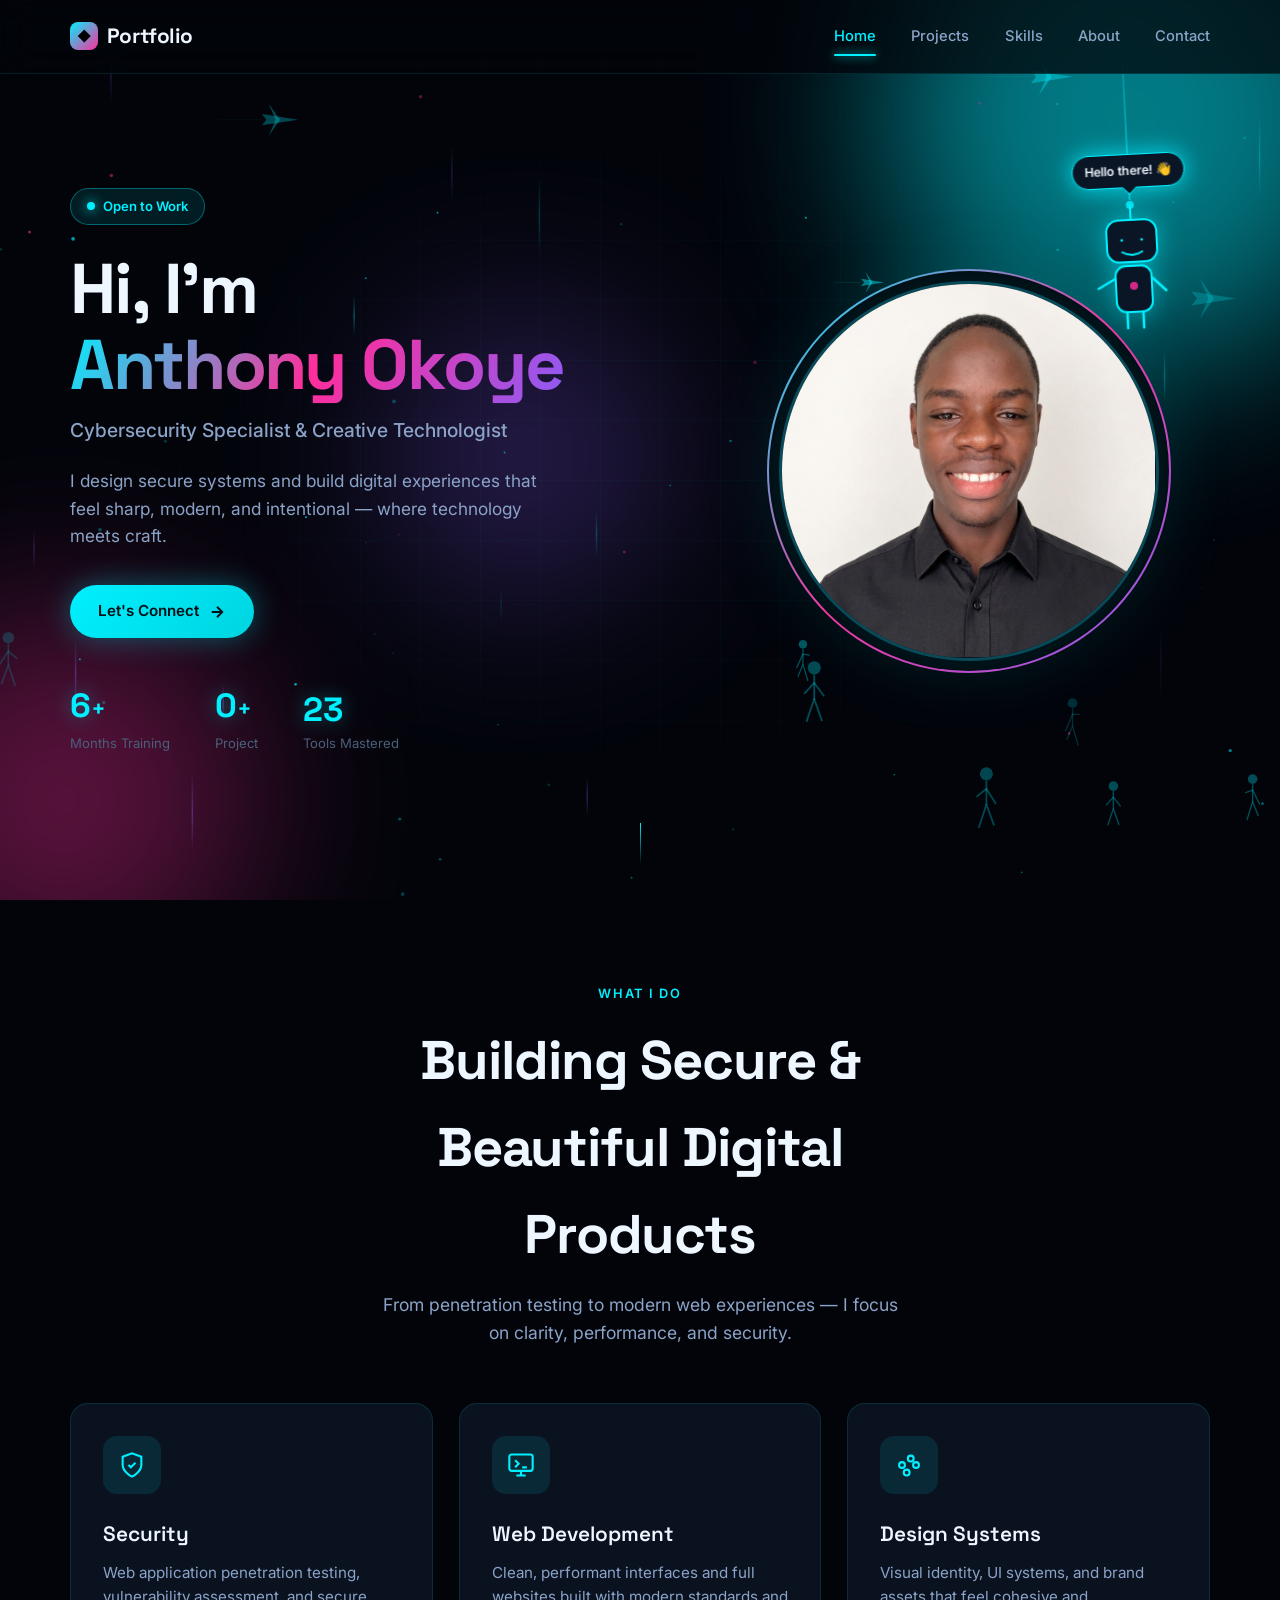
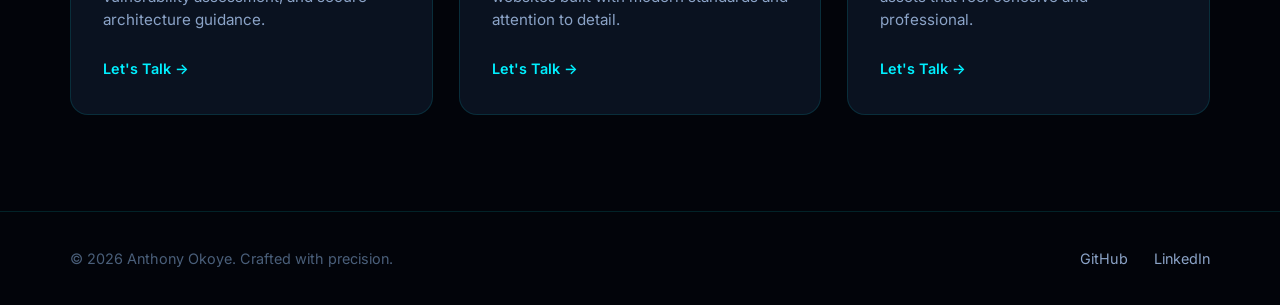
<file: index.html>
<!DOCTYPE html>
<html lang="en">
<head>
  <meta charset="UTF-8" />
  <meta name="viewport" content="width=device-width, initial-scale=1.0" />
  <meta name="description" content="Professional Tech Portfolio – Cybersecurity, Design & Development" />
  <title>Home | Tech Portfolio</title>
  <link rel="stylesheet" href="styles.css" />
  <link rel="preconnect" href="https://fonts.googleapis.com" />
  <link rel="preconnect" href="https://fonts.gstatic.com" crossorigin />
  <link href="https://fonts.googleapis.com/css2?family=Inter:wght@300;400;500;600;700;800&family=Space+Grotesk:wght@500;600;700&display=swap" rel="stylesheet" />
</head>
<body>

  <!-- Hanging welcome buddy -->
  <div class="hang-buddy" aria-hidden="true">
    <div class="hang-string"></div>
    <div class="hang-figure">
      <div class="hang-speech">Hello there! <span>👋</span></div>
      <svg viewBox="0 0 100 140" width="100%" height="100%">
        <line x1="50" y1="5" x2="50" y2="20" stroke="#00f0ff" stroke-width="2"/>
        <circle cx="50" cy="5" r="4" fill="#00f0ff">
          <animate attributeName="opacity" values="1;0.3;1" dur="1.5s" repeatCount="indefinite"/>
        </circle>
        <rect x="25" y="20" width="50" height="42" rx="12" fill="#0a1525" stroke="#00f0ff" stroke-width="2"/>
        <circle cx="40" cy="40" r="4" fill="#00f0ff">
          <animate attributeName="r" values="4;1;4" dur="3s" repeatCount="indefinite"/>
        </circle>
        <circle cx="60" cy="40" r="4" fill="#00f0ff">
          <animate attributeName="r" values="4;1;4" dur="3s" repeatCount="indefinite"/>
        </circle>
        <path d="M40 52 Q50 58 60 52" stroke="#00f0ff" stroke-width="2" fill="none" stroke-linecap="round"/>
        <rect x="32" y="66" width="36" height="46" rx="10" fill="#0a1525" stroke="#00f0ff" stroke-width="2"/>
        <circle cx="50" cy="86" r="4" fill="#ff2d9b">
          <animate attributeName="opacity" values="0.4;1;0.4" dur="2s" repeatCount="indefinite"/>
        </circle>
        <line x1="32" y1="78" x2="18" y2="92" stroke="#00f0ff" stroke-width="2.5" stroke-linecap="round">
          <animateTransform attributeName="transform" type="rotate" values="-10 32 78; 20 32 78; -10 32 78" dur="2.4s" repeatCount="indefinite"/>
        </line>
        <line x1="68" y1="78" x2="82" y2="92" stroke="#00f0ff" stroke-width="2.5" stroke-linecap="round"/>
        <line x1="42" y1="112" x2="42" y2="128" stroke="#00f0ff" stroke-width="2.5" stroke-linecap="round"/>
        <line x1="58" y1="112" x2="58" y2="128" stroke="#00f0ff" stroke-width="2.5" stroke-linecap="round"/>
      </svg>
    </div>
  </div>

  <!-- Header -->
  <header class="header">
    <div class="container nav-container">
      <a href="index.html" class="logo">
        <span class="logo-mark">◆</span>
        Portfolio
      </a>

      <nav class="nav">
        <a href="index.html" class="nav-link active">Home</a>
        <a href="projects.html" class="nav-link">Projects</a>
        <a href="skills.html" class="nav-link">Skills</a>
        <a href="about.html" class="nav-link">About</a>
        <a href="contact.html" class="nav-link">Contact</a>
      </nav>

      <button class="menu-toggle" id="menuToggle" aria-label="Menu">
        <span></span><span></span><span></span>
      </button>
    </div>
  </header>

  <!-- Mobile Menu -->
  <div class="mobile-menu" id="mobileMenu">
    <a href="index.html" class="mobile-link">Home</a>
    <a href="projects.html" class="mobile-link">Projects</a>
    <a href="skills.html" class="mobile-link">Skills</a>
    <a href="about.html" class="mobile-link">About</a>
    <a href="contact.html" class="mobile-link">Contact</a>
  </div>

  <!-- HERO -->
  <section class="hero">
    <div class="hero-bg">
      <div class="grid-overlay"></div>
      <div class="orb orb-1"></div>
      <div class="orb orb-2"></div>
      <div class="orb orb-3"></div>
      <canvas id="cinematicCanvas"></canvas>
    </div>

    <div class="container hero-content">
      <div class="hero-text">
        <div class="badge">
          <span class="badge-dot"></span>
          Open to Work
        </div>

        <h1 class="hero-title">
          Hi, I'm<br>
          <span>Anthony Okoye</span>
        </h1>

        <p class="hero-role">Cybersecurity Specialist & Creative Technologist</p>

        <p class="hero-desc">
          I design secure systems and build digital experiences that feel sharp, modern, and intentional — where technology meets craft.
        </p>

        <div class="hero-actions">
          <a href="contact.html" class="btn btn-primary">
          Let's Connect
          <svg width="18" height="18" viewBox="0 0 24 24" fill="none" stroke="currentColor" stroke-width="2.5"><path d="M5 12h14M12 5l7 7-7 7"/></svg>
          </a>
        </div>

        <div class="hero-stats">
          <div class="stat">
            <span class="stat-number" data-count="7">0</span><span class="stat-plus">+</span>
            <span class="stat-label">Months Training</span>
          </div>
          <div class="stat">
            <span class="stat-number" data-count="1">0</span><span class="stat-plus">+</span>
            <span class="stat-label">Project</span>
          </div>
          <div class="stat">
            <span class="stat-number" data-count="24">0</span>
            <span class="stat-label">Tools Mastered</span>
          </div>
        </div>
      </div>

      <div class="hero-visual">
        <div class="avatar-wrap">
          <div class="avatar-glow"></div>
          <div class="avatar-ring"></div>
          <div class="avatar">
            <img src="me.jpg" alt="Anthony Okoye" />
          </div>
        </div>
      </div>
    </div>

    <div class="scroll-hint">
      <div class="scroll-line"></div>
    </div>
  </section>

  <!-- Quick intro section -->
  <section class="section">
    <div class="container">
      <div class="section-header">
        <span class="page-tag reveal">What I Do</span>
        <h2 class="page-title reveal">Building Secure & Beautiful Digital Products</h2>
        <p class="page-desc reveal" style="margin-inline:auto;text-align:center">
          From penetration testing to modern web experiences — I focus on clarity, performance, and security.
        </p>
      </div>

      <div class="projects-grid">
        <article class="project-card reveal">
          <div class="project-icon">
            <svg width="28" height="28" viewBox="0 0 24 24" fill="none" stroke="currentColor" stroke-width="1.8"><path d="M12 22s8-4 8-10V5l-8-3-8 3v7c0 6 8 10 8 10z"/><path d="M9 12l2 2 4-4"/></svg>
          </div>
          <h3>Security</h3>
          <p>Web application penetration testing, vulnerability assessment, and secure architecture guidance.</p>
          <a href="contact.html" class="project-link">Let's Talk →</a>        </article>

        <article class="project-card reveal">
          <div class="project-icon">
            <svg width="28" height="28" viewBox="0 0 24 24" fill="none" stroke="currentColor" stroke-width="1.8"><rect x="2" y="3" width="20" height="14" rx="2"/><path d="M8 21h8M12 17v4"/><path d="M7 8l3 3-3 3M13 14h4"/></svg>
          </div>
          <h3>Web Development</h3>
          <p>Clean, performant interfaces and full websites built with modern standards and attention to detail.</p>
          <a href="contact.html" class="project-link">Let's Talk →</a>
        </article>

        <article class="project-card reveal">
          <div class="project-icon">
            <svg width="28" height="28" viewBox="0 0 24 24" fill="none" stroke="currentColor" stroke-width="1.8"><circle cx="13.5" cy="6.5" r="2.5"/><circle cx="6" cy="12" r="2.5"/><circle cx="18" cy="12" r="2.5"/><circle cx="10" cy="18.5" r="2.5"/></svg>
          </div>
          <h3>Design Systems</h3>
          <p>Visual identity, UI systems, and brand assets that feel cohesive and professional.</p>
          <a href="contact.html" class="project-link">Let's Talk →</a>
        </article>
      </div>
    </div>
  </section>

  <!-- Footer -->
  <footer class="footer">
    <div class="container footer-content">
      <p>© <span id="year"></span> Anthony Okoye. Crafted with precision.</p>
      <div class="footer-links">
        <a href="https://github.com/tonyugochukwu/security-writeups">GitHub</a>
        <a href="https://linkedin.com/in/anthony-okoye-148146423">LinkedIn</a>
      </div>
    </div>
  </footer>

  <script src="script.js"></script>
</body>
</html>
</file>
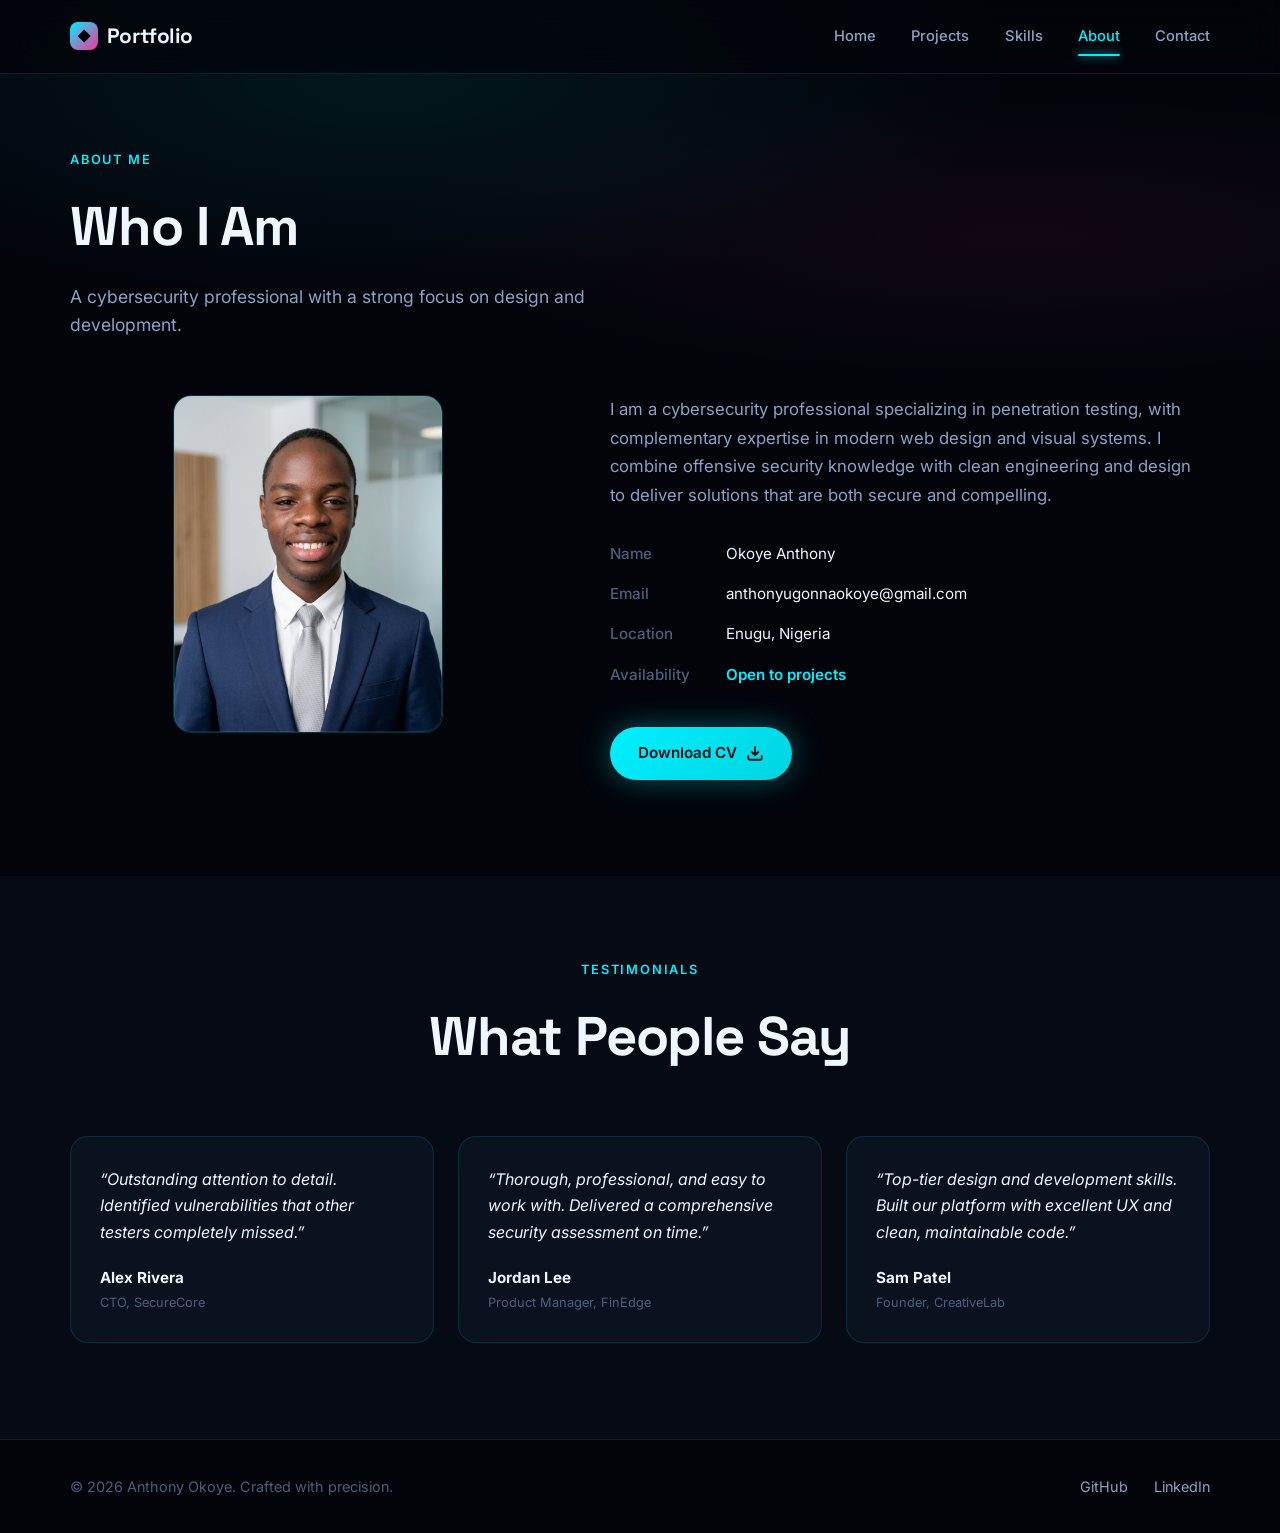
<file: about.html>
<!DOCTYPE html>
<html lang="en">
<head>
  <meta charset="UTF-8" />
  <meta name="viewport" content="width=device-width, initial-scale=1.0" />
  <title>About | Tech Portfolio</title>
  <link rel="stylesheet" href="styles.css" />
  <link rel="preconnect" href="https://fonts.googleapis.com" />
  <link rel="preconnect" href="https://fonts.gstatic.com" crossorigin />
  <link href="https://fonts.googleapis.com/css2?family=Inter:wght@300;400;500;600;700;800&family=Space+Grotesk:wght@500;600;700&display=swap" rel="stylesheet" />
</head>
<body>
  <header class="header">
    <div class="container nav-container">
      <a href="index.html" class="logo">
        <span class="logo-mark">◆</span>
        Portfolio
      </a>
      <nav class="nav">
        <a href="index.html" class="nav-link">Home</a>
        <a href="projects.html" class="nav-link">Projects</a>
        <a href="skills.html" class="nav-link">Skills</a>
        <a href="about.html" class="nav-link active">About</a>
        <a href="contact.html" class="nav-link">Contact</a>
      </nav>
      <button class="menu-toggle" id="menuToggle" aria-label="Menu">
        <span></span><span></span><span></span>
      </button>
    </div>
  </header>

  <div class="mobile-menu" id="mobileMenu">
    <a href="index.html" class="mobile-link">Home</a>
    <a href="projects.html" class="mobile-link">Projects</a>
    <a href="skills.html" class="mobile-link">Skills</a>
    <a href="about.html" class="mobile-link">About</a>
    <a href="contact.html" class="mobile-link">Contact</a>
  </div>

  <section class="page-hero">
    <div class="container">
      <span class="page-tag reveal">About Me</span>
      <h1 class="page-title reveal">Who I Am</h1>
      <p class="page-desc reveal">A cybersecurity professional with a strong focus on design and development.</p>
    </div>
  </section>

  <section class="section" style="padding-top:0">
    <div class="container about-grid">
      
      <!-- IMAGE: Centered with object-position -->
      <div class="about-img-frame reveal">
        <img src="me2.jpg" alt="Okoye Anthony" style="width: 100%; height: 100%; object-fit: cover; object-position: center top; display: block;" />
      </div>

      <div class="about-content">
        <p class="about-text reveal">
          I am a cybersecurity professional specializing in penetration testing, 
          with complementary expertise in modern web design and visual systems. 
          I combine offensive security knowledge with clean engineering and design 
          to deliver solutions that are both secure and compelling.
        </p>

        <ul class="about-meta reveal">
          <li><strong>Name</strong> <span>Okoye Anthony</span></li>
          <li><strong>Email</strong> <span>anthonyugonnaokoye@gmail.com</span></li>
          <li><strong>Location</strong> <span>Enugu, Nigeria</span></li>
          <li><strong>Availability</strong> <span class="available">Open to projects</span></li>
        </ul>

        <a href="Okoye_Anthony_Ugonna_CV.pdf" download class="btn btn-primary reveal">
          Download CV
          <svg width="18" height="18" viewBox="0 0 24 24" fill="none" stroke="currentColor" stroke-width="2.5"><path d="M21 15v4a2 2 0 0 1-2 2H5a2 2 0 0 1-2-2v-4M7 10l5 5 5-5M12 15V3"/></svg>
        </a>
      </div>
    </div>
  </section>

  <!-- Testimonials -->
  <section class="section" style="background: var(--bg-2);">
    <div class="container">
      <div class="section-header">
        <span class="page-tag reveal">Testimonials</span>
        <h2 class="page-title reveal">What People Say</h2>
      </div>

      <div class="testimonials-grid">
        <blockquote class="testimonial-card reveal">
          <p>“Outstanding attention to detail. Identified vulnerabilities that other testers completely missed.”</p>
          <footer>
            <strong>Alex Rivera</strong>
            <span>CTO, SecureCore</span>
          </footer>
        </blockquote>

        <blockquote class="testimonial-card reveal">
          <p>“Thorough, professional, and easy to work with. Delivered a comprehensive security assessment on time.”</p>
          <footer>
            <strong>Jordan Lee</strong>
            <span>Product Manager, FinEdge</span>
          </footer>
        </blockquote>

        <blockquote class="testimonial-card reveal">
          <p>“Top-tier design and development skills. Built our platform with excellent UX and clean, maintainable code.”</p>
          <footer>
            <strong>Sam Patel</strong>
            <span>Founder, CreativeLab</span>
          </footer>
        </blockquote>
      </div>
    </div>
  </section>

  <footer class="footer">
    <div class="container footer-content">
      <p>© <span id="year"></span> Anthony Okoye. Crafted with precision.</p>
      <div class="footer-links">
        <a href="https://github.com/tonyugochukwu/security-writeups" target="_blank" rel="noopener">GitHub</a>
        <a href="https://www.linkedin.com/in/anthony-okoye-148146423" target="_blank" rel="noopener">LinkedIn</a>
      </div>
    </div>
  </footer>

  <script src="script.js"></script>
</body>
</html>
</file>
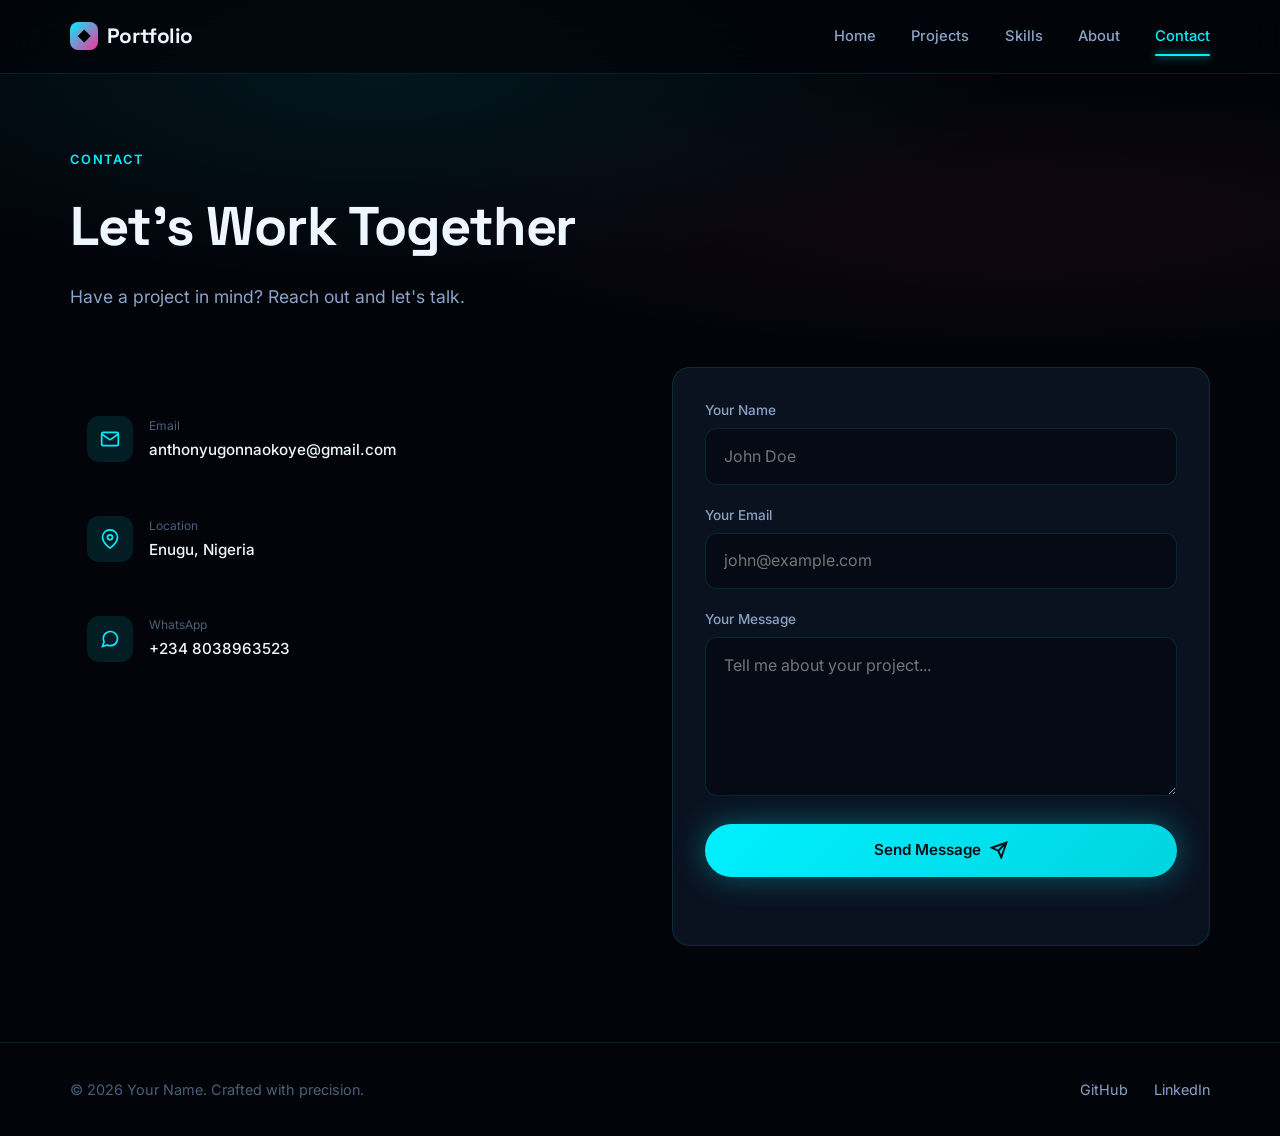
<file: contact.html>
<!DOCTYPE html>
<html lang="en">
<head>
  <meta charset="UTF-8" />
  <meta name="viewport" content="width=device-width, initial-scale=1.0" />
  <title>Contact | Tech Portfolio</title>
  <link rel="stylesheet" href="styles.css" />
  <link rel="preconnect" href="https://fonts.googleapis.com" />
  <link rel="preconnect" href="https://fonts.gstatic.com" crossorigin />
  <link href="https://fonts.googleapis.com/css2?family=Inter:wght@300;400;500;600;700;800&family=Space+Grotesk:wght@500;600;700&display=swap" rel="stylesheet" />
</head>
<body>
  <header class="header">
    <div class="container nav-container">
      <a href="index.html" class="logo">
        <span class="logo-mark">◆</span>
        Portfolio
      </a>
      <nav class="nav">
        <a href="index.html" class="nav-link">Home</a>
        <a href="projects.html" class="nav-link">Projects</a>
        <a href="skills.html" class="nav-link">Skills</a>
        <a href="about.html" class="nav-link">About</a>
        <a href="contact.html" class="nav-link active">Contact</a>
      </nav>
      <button class="menu-toggle" id="menuToggle" aria-label="Menu">
        <span></span><span></span><span></span>
      </button>
    </div>
  </header>

  <div class="mobile-menu" id="mobileMenu">
    <a href="index.html" class="mobile-link">Home</a>
    <a href="projects.html" class="mobile-link">Projects</a>
    <a href="skills.html" class="mobile-link">Skills</a>
    <a href="about.html" class="mobile-link">About</a>
    <a href="contact.html" class="mobile-link">Contact</a>
  </div>

  <section class="page-hero">
    <div class="container">
      <span class="page-tag reveal">Contact</span>
      <h1 class="page-title reveal">Let's Work Together</h1>
      <p class="page-desc reveal">Have a project in mind? Reach out and let's talk.</p>
    </div>
  </section>

  <section class="section" style="padding-top:0">
    <div class="container contact-grid">
      <div class="contact-info">
        <div class="contact-details reveal">
          
          <a href="mailto:anthonyugonnaokoye@gmail.com" class="contact-item">
            <div class="contact-icon">
              <svg width="20" height="20" viewBox="0 0 24 24" fill="none" stroke="currentColor" stroke-width="2"><path d="M4 4h16c1.1 0 2 .9 2 2v12c0 1.1-.9 2-2 2H4c-1.1 0-2-.9-2-2V6c0-1.1.9-2 2-2z"/><polyline points="22,6 12,13 2,6"/></svg>
            </div>
            <div>
              <span class="contact-label">Email</span>
              <span class="contact-value">anthonyugonnaokoye@gmail.com</span>
            </div>
          </a>

          <div class="contact-item">
            <div class="contact-icon">
              <svg width="20" height="20" viewBox="0 0 24 24" fill="none" stroke="currentColor" stroke-width="2"><path d="M21 10c0 7-9 13-9 13s-9-6-9-13a9 9 0 0 1 18 0z"/><circle cx="12" cy="10" r="3"/></svg>
            </div>
            <div>
              <span class="contact-label">Location</span>
              <span class="contact-value">Enugu, Nigeria</span>
            </div>
          </div>

          <a href="https://wa.me/2348038963523" target="_blank" rel="noopener" class="contact-item">
            <div class="contact-icon">
              <svg width="20" height="20" viewBox="0 0 24 24" fill="none" stroke="currentColor" stroke-width="2"><path d="M21 11.5a8.38 8.38 0 0 1-.9 3.8 8.5 8.5 0 0 1-7.6 4.7 8.38 8.38 0 0 1-3.8-.9L3 21l1.9-5.7a8.38 8.38 0 0 1-.9-3.8 8.5 8.5 0 0 1 4.7-7.6 8.38 8.38 0 0 1 3.8-.9h.5a8.48 8.48 0 0 1 8 8v.5z"/></svg>
            </div>
            <div>
              <span class="contact-label">WhatsApp</span>
              <span class="contact-value">+234 8038963523</span>
            </div>
          </a>

        </div>
      </div>

      <!-- FORM UPDATED HERE -->
      <form class="contact-form reveal" id="contactForm" action="https://formspree.io/f/xzeebkvy" method="POST">
        <div class="form-group">
          <label for="name">Your Name</label>
          <input type="text" id="name" name="name" required placeholder="John Doe" />
        </div>
        <div class="form-group">
          <label for="email">Your Email</label>
          <input type="email" id="email" name="email" required placeholder="john@example.com" />
        </div>
        <div class="form-group">
          <label for="message">Your Message</label>
          <textarea id="message" name="message" rows="5" required placeholder="Tell me about your project..."></textarea>
        </div>
        <button type="submit" class="btn btn-primary btn-full">
          Send Message
          <svg width="18" height="18" viewBox="0 0 24 24" fill="none" stroke="currentColor" stroke-width="2.5"><path d="M22 2L11 13M22 2l-7 20-4-9-9-4 20-7z"/></svg>
        </button>
        <div class="form-status" id="formStatus"></div>
      </form>
    </div>
  </section>

  <footer class="footer">
    <div class="container footer-content">
      <p>© <span id="year"></span> Your Name. Crafted with precision.</p>
      <div class="footer-links">
        <a href="https://github.com/tonyugochukwu/security-writeups">GitHub</a>
        <a href="https://linkedin.com/in/anthony-okoye-148146423">LinkedIn</a>
      </div>
    </div>
  </footer>

  <script src="script.js"></script>
</body>
</html>
</file>
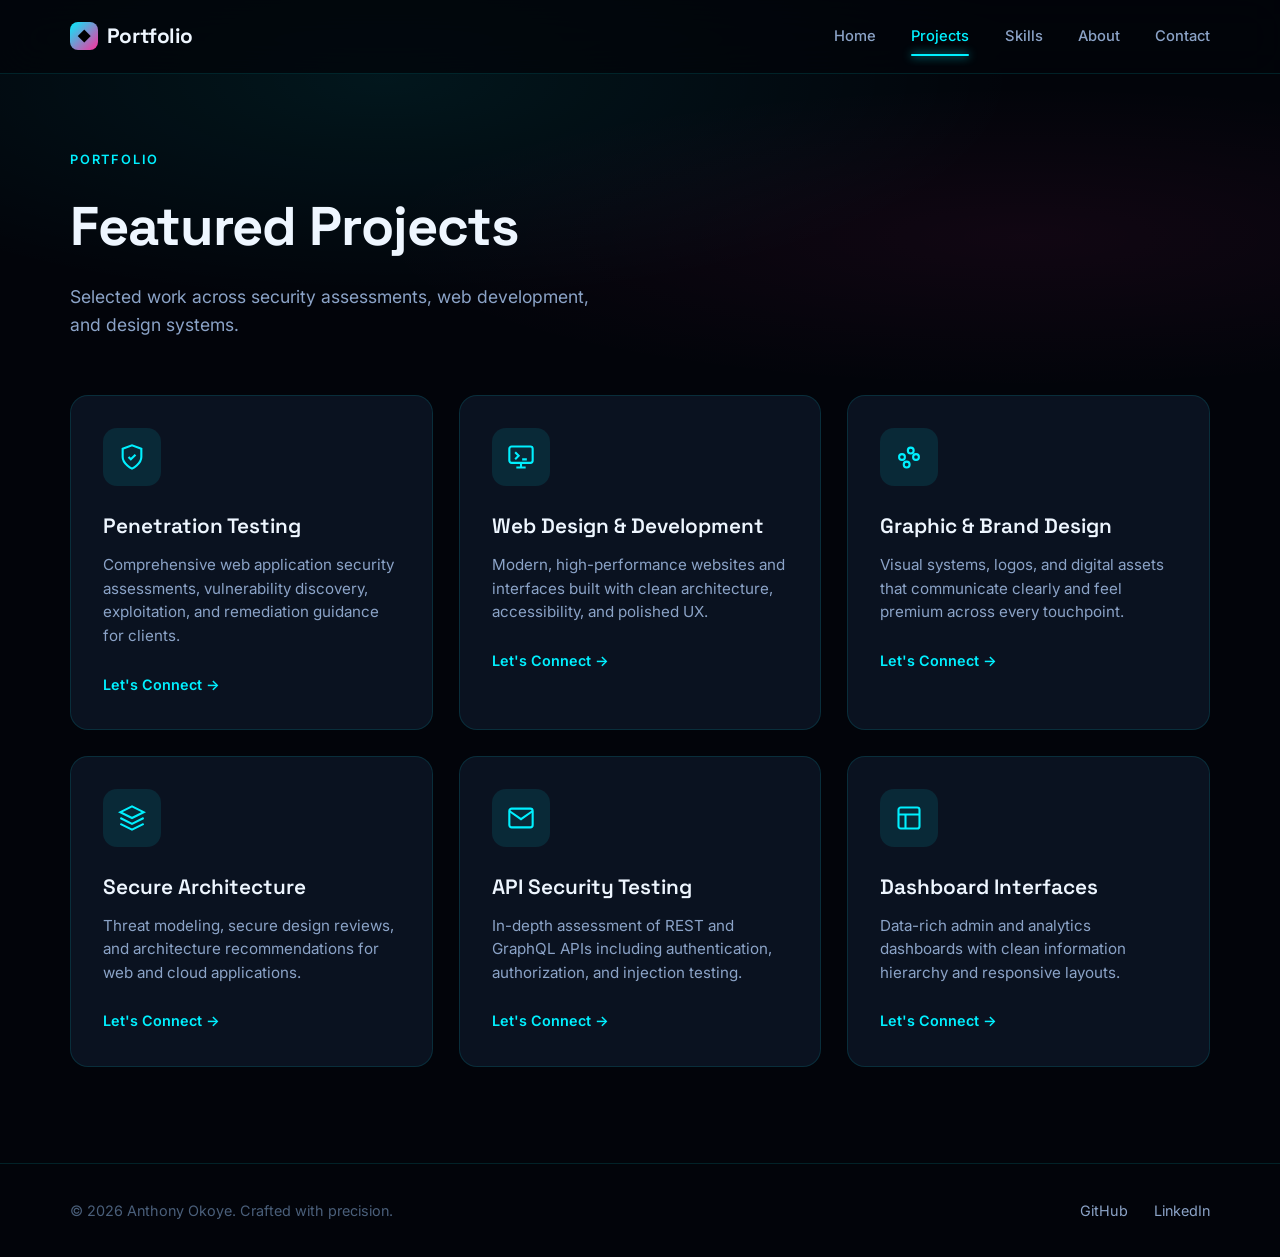
<file: projects.html>
<!DOCTYPE html>
<html lang="en">
<head>
  <meta charset="UTF-8" />
  <meta name="viewport" content="width=device-width, initial-scale=1.0" />
  <title>Projects | Tech Portfolio</title>
  <link rel="stylesheet" href="styles.css" />
  <link rel="preconnect" href="https://fonts.googleapis.com" />
  <link rel="preconnect" href="https://fonts.gstatic.com" crossorigin />
  <link href="https://fonts.googleapis.com/css2?family=Inter:wght@300;400;500;600;700;800&family=Space+Grotesk:wght@500;600;700&display=swap" rel="stylesheet" />
</head>
<body>
  <header class="header">
    <div class="container nav-container">
      <a href="index.html" class="logo">
        <span class="logo-mark">◆</span>
        Portfolio
      </a>
      <nav class="nav">
        <a href="index.html" class="nav-link">Home</a>
        <a href="projects.html" class="nav-link active">Projects</a>
        <a href="skills.html" class="nav-link">Skills</a>
        <a href="about.html" class="nav-link">About</a>
        <a href="contact.html" class="nav-link">Contact</a>
      </nav>
      <button class="menu-toggle" id="menuToggle" aria-label="Menu">
        <span></span><span></span><span></span>
      </button>
    </div>
  </header>

  <div class="mobile-menu" id="mobileMenu">
    <a href="index.html" class="mobile-link">Home</a>
    <a href="projects.html" class="mobile-link">Projects</a>
    <a href="skills.html" class="mobile-link">Skills</a>
    <a href="about.html" class="mobile-link">About</a>
    <a href="contact.html" class="mobile-link">Contact</a>
  </div>

  <section class="page-hero">
    <div class="container">
      <span class="page-tag reveal">Portfolio</span>
      <h1 class="page-title reveal">Featured Projects</h1>
      <p class="page-desc reveal">Selected work across security assessments, web development, and design systems.</p>
    </div>
  </section>

  <section class="section" style="padding-top:0">
    <div class="container">
      <div class="projects-grid">
        <article class="project-card reveal">
          <div class="project-icon">
            <svg width="28" height="28" viewBox="0 0 24 24" fill="none" stroke="currentColor" stroke-width="1.8"><path d="M12 22s8-4 8-10V5l-8-3-8 3v7c0 6 8 10 8 10z"/><path d="M9 12l2 2 4-4"/></svg>
          </div>
          <h3>Penetration Testing</h3>
          <p>Comprehensive web application security assessments, vulnerability discovery, exploitation, and remediation guidance for clients.</p>
          <a href="contact.html" class="project-link">Let's Connect →</a>
        </article>

        <article class="project-card reveal">
          <div class="project-icon">
            <svg width="28" height="28" viewBox="0 0 24 24" fill="none" stroke="currentColor" stroke-width="1.8"><rect x="2" y="3" width="20" height="14" rx="2"/><path d="M8 21h8M12 17v4"/><path d="M7 8l3 3-3 3M13 14h4"/></svg>
          </div>
          <h3>Web Design & Development</h3>
          <p>Modern, high-performance websites and interfaces built with clean architecture, accessibility, and polished UX.</p>
          <a href="contact.html" class="project-link">Let's Connect →</a>
        </article>

        <article class="project-card reveal">
          <div class="project-icon">
            <svg width="28" height="28" viewBox="0 0 24 24" fill="none" stroke="currentColor" stroke-width="1.8"><circle cx="13.5" cy="6.5" r="2.5"/><circle cx="6" cy="12" r="2.5"/><circle cx="18" cy="12" r="2.5"/><circle cx="10" cy="18.5" r="2.5"/></svg>
          </div>
          <h3>Graphic & Brand Design</h3>
          <p>Visual systems, logos, and digital assets that communicate clearly and feel premium across every touchpoint.</p>
          <a href="contact.html" class="project-link">Let's Connect →</a>
        </article>

        <article class="project-card reveal">
          <div class="project-icon">
            <svg width="28" height="28" viewBox="0 0 24 24" fill="none" stroke="currentColor" stroke-width="1.8"><path d="M12 2L2 7l10 5 10-5-10-5z"/><path d="M2 17l10 5 10-5M2 12l10 5 10-5"/></svg>
          </div>
          <h3>Secure Architecture</h3>
          <p>Threat modeling, secure design reviews, and architecture recommendations for web and cloud applications.</p>
          <a href="contact.html" class="project-link">Let's Connect →</a>
        </article>

        <article class="project-card reveal">
          <div class="project-icon">
            <svg width="28" height="28" viewBox="0 0 24 24" fill="none" stroke="currentColor" stroke-width="1.8"><path d="M4 4h16c1.1 0 2 .9 2 2v12c0 1.1-.9 2-2 2H4c-1.1 0-2-.9-2-2V6c0-1.1.9-2 2-2z"/><polyline points="22,6 12,13 2,6"/></svg>
          </div>
          <h3>API Security Testing</h3>
          <p>In-depth assessment of REST and GraphQL APIs including authentication, authorization, and injection testing.</p>
          <a href="contact.html" class="project-link">Let's Connect →</a>
        </article>

        <article class="project-card reveal">
          <div class="project-icon">
            <svg width="28" height="28" viewBox="0 0 24 24" fill="none" stroke="currentColor" stroke-width="1.8"><rect x="3" y="3" width="18" height="18" rx="2"/><path d="M3 9h18M9 21V9"/></svg>
          </div>
          <h3>Dashboard Interfaces</h3>
          <p>Data-rich admin and analytics dashboards with clean information hierarchy and responsive layouts.</p>
          <a href="contact.html" class="project-link">Let's Connect →</a>
        </article>
      </div>
    </div>
  </section>

  <footer class="footer">
    <div class="container footer-content">
      <p>© <span id="year"></span> Anthony Okoye. Crafted with precision.</p>
      <div class="footer-links">
        <a href="https://github.com/tonyugochukwu/security-writeups" target="_blank" rel="noopener">GitHub</a>
        <a href="https://www.linkedin.com/in/anthony-okoye-148146423" target="_blank" rel="noopener">LinkedIn</a>
      </div>
    </div>
  </footer>

  <script src="script.js"></script>
</body>
</html>
</file>
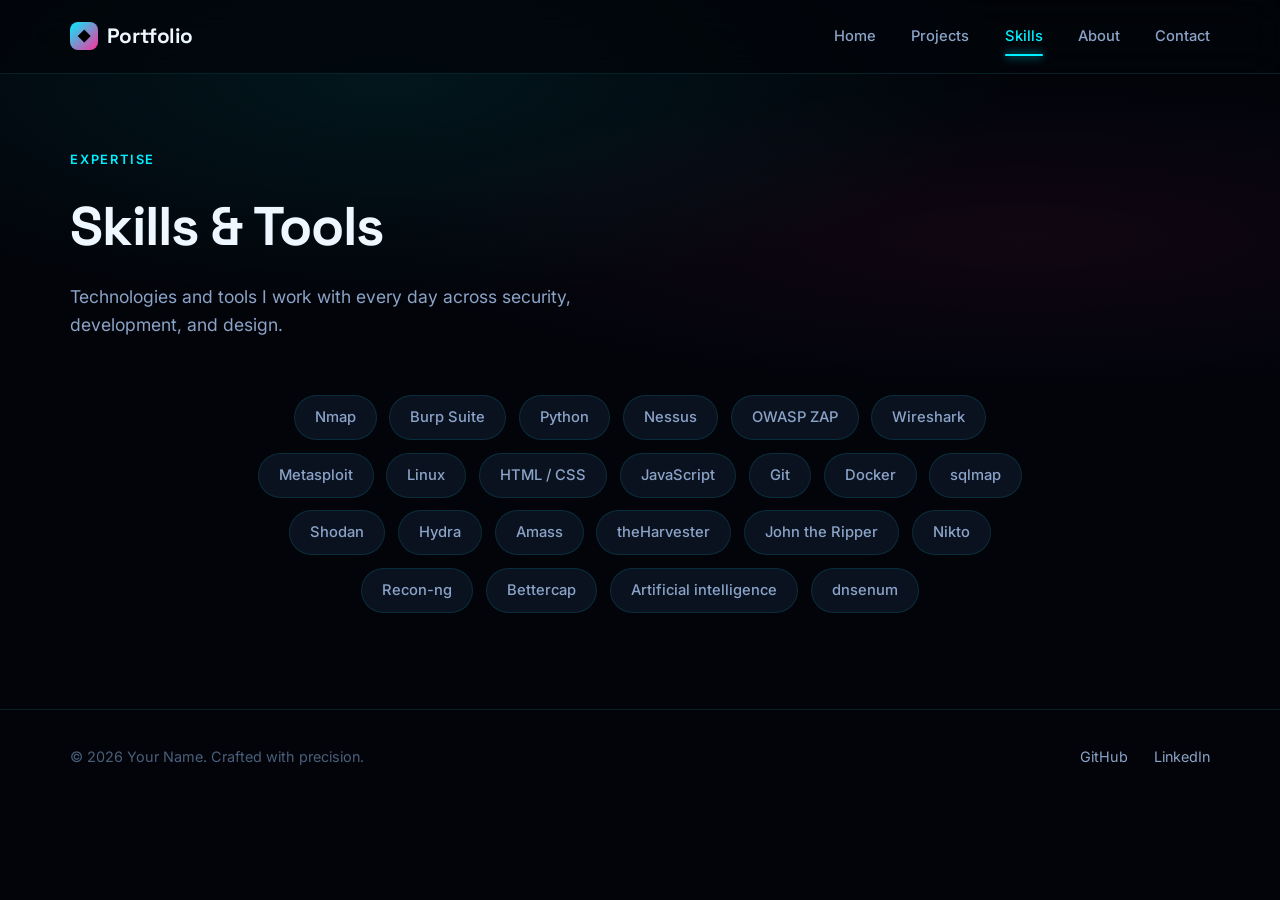
<file: skills.html>
<!DOCTYPE html>
<html lang="en">
<head>
  <meta charset="UTF-8" />
  <meta name="viewport" content="width=device-width, initial-scale=1.0" />
  <title>Skills | Tech Portfolio</title>
  <link rel="stylesheet" href="styles.css" />
  <link rel="preconnect" href="https://fonts.googleapis.com" />
  <link rel="preconnect" href="https://fonts.gstatic.com" crossorigin />
  <link href="https://fonts.googleapis.com/css2?family=Inter:wght@300;400;500;600;700;800&family=Space+Grotesk:wght@500;600;700&display=swap" rel="stylesheet" />
</head>
<body>
  <header class="header">
    <div class="container nav-container">
      <a href="index.html" class="logo">
        <span class="logo-mark">◆</span>
        Portfolio
      </a>
      <nav class="nav">
        <a href="index.html" class="nav-link">Home</a>
        <a href="projects.html" class="nav-link">Projects</a>
        <a href="skills.html" class="nav-link active">Skills</a>
        <a href="about.html" class="nav-link">About</a>
        <a href="contact.html" class="nav-link">Contact</a>
      </nav>
      <button class="menu-toggle" id="menuToggle" aria-label="Menu">
        <span></span><span></span><span></span>
      </button>
    </div>
  </header>

  <div class="mobile-menu" id="mobileMenu">
    <a href="index.html" class="mobile-link">Home</a>
    <a href="projects.html" class="mobile-link">Projects</a>
    <a href="skills.html" class="mobile-link">Skills</a>
    <a href="about.html" class="mobile-link">About</a>
    <a href="contact.html" class="mobile-link">Contact</a>
  </div>

  <section class="page-hero">
    <div class="container">
      <span class="page-tag reveal">Expertise</span>
      <h1 class="page-title reveal">Skills & Tools</h1>
      <p class="page-desc reveal">Technologies and tools I work with every day across security, development, and design.</p>
    </div>
  </section>

  <section class="section" style="padding-top:0">
    <div class="container">
      <div class="skills-cloud reveal">
        <span class="skill-tag">Nmap</span>
        <span class="skill-tag">Burp Suite</span>
        <span class="skill-tag">Python</span>
        <span class="skill-tag">Nessus</span>
        <span class="skill-tag">OWASP ZAP</span>
        <span class="skill-tag">Wireshark</span>
        <span class="skill-tag">Metasploit</span>
        <span class="skill-tag">Linux</span>
        <span class="skill-tag">HTML / CSS</span>
        <span class="skill-tag">JavaScript</span>
        <span class="skill-tag">Git</span>
        <span class="skill-tag">Docker</span>
        <span class="skill-tag">sqlmap</span>
        <span class="skill-tag">Shodan</span>
        <span class="skill-tag">Hydra</span>
        <span class="skill-tag">Amass</span>
        <span class="skill-tag">theHarvester</span>
        <span class="skill-tag">John the Ripper</span>
        <span class="skill-tag">Nikto</span>
        <span class="skill-tag">Recon-ng</span>
        <span class="skill-tag">Bettercap</span>
        <span class="skill-tag">Artificial intelligence</span>
        <span class="skill-tag">dnsenum</span>
        
      </div>
    </div>
  </section>

  <footer class="footer">
    <div class="container footer-content">
      <p>© <span id="year"></span> Your Name. Crafted with precision.</p>
      <div class="footer-links">
        <a href="https://github.com/tonyugochukwu/security-writeups">GitHub</a>
        <a href="https://linkedin.com/in/anthony-okoye-148146423">LinkedIn</a>
      </div>
    </div>
  </footer>

  <script src="script.js"></script>
</body>
</html>
</file>
<file: styles.css>
/* ========================================
   ELECTRIC CYAN TECH PORTFOLIO
   Multi-page · Heavily Animated · Cinematic
======================================== */

:root {
  --bg: #02040a;
  --bg-2: #050a14;
  --bg-card: #0a1220;
  --bg-card-2: #0d1829;

  --cyan: #00f0ff;
  --cyan-dim: #00c4d4;
  --cyan-glow: rgba(0, 240, 255, 0.45);
  --magenta: #ff2d9b;
  --purple: #8b5cf6;
  --blue: #3b82f6;
  --green: #22d3a6;

  --text: #eef6ff;
  --text-muted: #8ba3c7;
  --text-dim: #4a5f7a;

  --border: rgba(0, 240, 255, 0.12);
  --border-strong: rgba(0, 240, 255, 0.35);

  --font: 'Inter', system-ui, sans-serif;
  --font-display: 'Space Grotesk', 'Inter', sans-serif;

  --radius: 18px;
  --radius-sm: 12px;
  --header-h: 74px;
  --transition: 0.3s cubic-bezier(0.4, 0, 0.2, 1);
}

*, *::before, *::after { box-sizing: border-box; margin: 0; padding: 0; }

html { scroll-behavior: smooth; font-size: 16px; }

body {
  font-family: var(--font);
  background: var(--bg);
  color: var(--text);
  line-height: 1.6;
  overflow-x: hidden;
  -webkit-font-smoothing: antialiased;
  min-height: 100vh;
}

img { max-width: 100%; display: block; }
a { color: inherit; text-decoration: none; }
ul { list-style: none; }
button, input, textarea {
  font: inherit; border: none; outline: none; background: none; color: inherit;
}

.container {
  width: min(1140px, 92%);
  margin-inline: auto;
}

/* ========== HEADER ========== */
.header {
  position: fixed;
  top: 0; left: 0; width: 100%;
  height: var(--header-h);
  z-index: 200;
  background: rgba(2, 4, 10, 0.75);
  backdrop-filter: blur(20px);
  border-bottom: 1px solid var(--border);
}

.nav-container {
  display: flex;
  align-items: center;
  justify-content: space-between;
  height: 100%;
}

.logo {
  display: flex;
  align-items: center;
  gap: 0.55rem;
  font-family: var(--font-display);
  font-weight: 700;
  font-size: 1.3rem;
  letter-spacing: -0.02em;
}

.logo-mark {
  width: 28px; height: 28px;
  background: linear-gradient(135deg, var(--cyan), var(--magenta));
  border-radius: 8px;
  display: grid; place-items: center;
  font-size: 0.85rem;
  color: #000;
  font-weight: 800;
}

.nav { display: flex; gap: 2.2rem; }

.nav-link {
  font-size: 0.92rem;
  font-weight: 500;
  color: var(--text-muted);
  position: relative;
  padding: 0.3rem 0;
  transition: color var(--transition);
}

.nav-link::after {
  content: '';
  position: absolute;
  bottom: -3px; left: 0;
  width: 0; height: 2px;
  background: var(--cyan);
  border-radius: 2px;
  transition: width var(--transition);
  box-shadow: 0 0 10px var(--cyan);
}

.nav-link:hover,
.nav-link.active {
  color: var(--cyan);
}

.nav-link:hover::after,
.nav-link.active::after { width: 100%; }

.menu-toggle {
  display: none;
  flex-direction: column;
  gap: 6px;
  width: 28px;
  cursor: pointer;
  z-index: 210;
}

.menu-toggle span {
  display: block;
  height: 2px;
  background: var(--text);
  border-radius: 2px;
  transition: 0.3s;
}

.menu-toggle.active span:nth-child(1) { transform: translateY(8px) rotate(45deg); }
.menu-toggle.active span:nth-child(2) { opacity: 0; }
.menu-toggle.active span:nth-child(3) { transform: translateY(-8px) rotate(-45deg); }

.mobile-menu {
  position: fixed;
  inset: 0;
  background: var(--bg);
  z-index: 190;
  display: flex;
  flex-direction: column;
  align-items: center;
  justify-content: center;
  gap: 2.2rem;
  opacity: 0;
  visibility: hidden;
  transition: 0.4s;
}

.mobile-menu.open { opacity: 1; visibility: visible; }

.mobile-link {
  font-family: var(--font-display);
  font-size: 1.9rem;
  font-weight: 600;
  color: var(--text-muted);
  transition: color 0.3s;
}

.mobile-link:hover { color: var(--cyan); }

/* ========== BUTTONS ========== */
.btn {
  display: inline-flex;
  align-items: center;
  gap: 0.55rem;
  padding: 0.9rem 1.75rem;
  font-weight: 600;
  font-size: 0.95rem;
  border-radius: 9999px;
  cursor: pointer;
  transition: 0.3s;
  position: relative;
  overflow: hidden;
}

.btn-primary {
  background: linear-gradient(135deg, var(--cyan), #00d4e0);
  color: #021018;
  box-shadow: 0 0 30px rgba(0, 240, 255, 0.35);
}

.btn-primary:hover {
  transform: translateY(-3px);
  box-shadow: 0 0 45px rgba(0, 240, 255, 0.55);
}

.btn-outline {
  border: 1.5px solid var(--border-strong);
  color: var(--cyan);
  background: rgba(0, 240, 255, 0.05);
}

.btn-outline:hover {
  background: rgba(0, 240, 255, 0.12);
  transform: translateY(-3px);
  box-shadow: 0 0 25px rgba(0, 240, 255, 0.2);
}

.btn-full { width: 100%; justify-content: center; }

/* ========== HERO ========== */
.hero {
  position: relative;
  min-height: 100vh;
  display: flex;
  align-items: center;
  padding: calc(var(--header-h) + 2rem) 0 4rem;
  overflow: hidden;
}

.hero-bg {
  position: absolute;
  inset: 0;
  z-index: 0;
  overflow: hidden;
}

.grid-overlay {
  position: absolute;
  inset: 0;
  background-image:
    linear-gradient(rgba(0, 240, 255, 0.03) 1px, transparent 1px),
    linear-gradient(90deg, rgba(0, 240, 255, 0.03) 1px, transparent 1px);
  background-size: 60px 60px;
  mask-image: radial-gradient(ellipse at center, black 20%, transparent 75%);
  animation: gridPulse 8s ease-in-out infinite;
}

@keyframes gridPulse {
  0%, 100% { opacity: 0.5; }
  50% { opacity: 0.9; }
}

.orb {
  position: absolute;
  border-radius: 50%;
  filter: blur(90px);
  opacity: 0.5;
  animation: float 20s ease-in-out infinite;
}

.orb-1 {
  width: 500px; height: 500px;
  background: var(--cyan);
  top: -15%; right: -8%;
  animation-delay: 0s;
}

.orb-2 {
  width: 380px; height: 380px;
  background: var(--magenta);
  bottom: -10%; left: -10%;
  opacity: 0.35;
  animation-delay: -7s;
}

.orb-3 {
  width: 280px; height: 280px;
  background: var(--purple);
  top: 35%; left: 30%;
  opacity: 0.3;
  animation-delay: -14s;
}

@keyframes float {
  0%, 100% { transform: translate(0, 0) scale(1); }
  33% { transform: translate(40px, -50px) scale(1.08); }
  66% { transform: translate(-30px, 30px) scale(0.94); }
}

#cinematicCanvas {
  position: absolute;
  inset: 0;
  width: 100%;
  height: 100%;
  pointer-events: none;
  z-index: 1;
}

.hero-content {
  position: relative;
  z-index: 10;
  display: grid;
  grid-template-columns: 1.2fr 0.95fr;
  gap: 3rem;
  align-items: center;
}

.badge {
  display: inline-flex;
  align-items: center;
  gap: 0.5rem;
  padding: 0.45rem 1rem;
  background: rgba(0, 240, 255, 0.1);
  border: 1px solid rgba(0, 240, 255, 0.35);
  border-radius: 9999px;
  font-size: 0.82rem;
  font-weight: 600;
  color: var(--cyan);
  margin-bottom: 1.6rem;
  animation: fadeUp 0.8s 0.1s both;
}

.badge-dot {
  width: 8px; height: 8px;
  background: var(--cyan);
  border-radius: 50%;
  box-shadow: 0 0 12px var(--cyan);
  animation: pulse 2s infinite;
}

@keyframes pulse {
  0%, 100% { opacity: 1; transform: scale(1); }
  50% { opacity: 0.4; transform: scale(0.8); }
}

.hero-title {
  font-family: var(--font-display);
  font-size: clamp(2.8rem, 6vw, 4.4rem);
  font-weight: 700;
  line-height: 1.08;
  letter-spacing: -0.03em;
  margin-bottom: 0.8rem;
  animation: fadeUp 0.8s 0.2s both;
}

.hero-title span {
  background: linear-gradient(120deg, var(--cyan), var(--magenta), var(--purple));
  -webkit-background-clip: text;
  -webkit-text-fill-color: transparent;
  background-clip: text;
}

.hero-role {
  font-size: 1.2rem;
  font-weight: 500;
  color: var(--text-muted);
  margin-bottom: 1.3rem;
  animation: fadeUp 0.8s 0.3s both;
}

.hero-desc {
  max-width: 490px;
  color: var(--text-muted);
  font-size: 1.08rem;
  margin-bottom: 2.2rem;
  animation: fadeUp 0.8s 0.4s both;
}

.hero-actions {
  display: flex;
  flex-wrap: wrap;
  gap: 1rem;
  margin-bottom: 3.2rem;
  animation: fadeUp 0.8s 0.5s both;
}

.hero-stats {
  display: flex;
  gap: 2.8rem;
  animation: fadeUp 0.8s 0.6s both;
  align-items: flex-end;
}

.stat-number {
  font-family: var(--font-display);
  font-size: 2.1rem;
  font-weight: 700;
  color: var(--cyan);
  line-height: 1;
  text-shadow: 0 0 20px rgba(0, 240, 255, 0.4);
}

.stat-plus {
  font-family: var(--font-display);
  font-size: 1.5rem;
  font-weight: 600;
  color: var(--cyan);
}

.stat-label {
  display: block;
  font-size: 0.82rem;
  color: var(--text-dim);
  margin-top: 0.3rem;
}

.hero-visual {
  display: flex;
  justify-content: center;
  animation: fadeUp 0.9s 0.35s both;
}

.avatar-wrap {
  position: relative;
  width: min(380px, 100vw);
  aspect-ratio: 1;
}

.avatar-ring {
  position: absolute;
  inset: -12px;
  border-radius: 50%;
  border: 2px solid transparent;
  background: linear-gradient(var(--bg), var(--bg)) padding-box,
              linear-gradient(135deg, var(--cyan), var(--magenta), var(--purple)) border-box;
  animation: spinSlow 18s linear infinite;
}

@keyframes spinSlow {
  to { transform: rotate(360deg); }
}

.avatar-glow {
  position: absolute;
  inset: -30px;
  border-radius: 50%;
  background: radial-gradient(circle, rgba(0, 240, 255, 0.25), transparent 65%);
  animation: glowPulse 4s ease-in-out infinite;
}

@keyframes glowPulse {
  0%, 100% { opacity: 0.6; transform: scale(1); }
  50% { opacity: 1; transform: scale(1.08); }
}

.avatar {
  position: relative;
  width: 100%; height: 100%;
  border-radius: 50%;
  overflow: hidden;
  background: var(--bg-card);
  border: 3px solid rgba(0, 240, 255, 0.25);
  box-shadow: 0 0 80px rgba(0, 240, 255, 0.15);
}

.avatar img {
  width: 100%;
  height: 100%;
  object-fit: cover;
  object-position: 20% 70%;
  display: block;
  transform: translate(-1px, -1px);
}

.scroll-hint {
  position: absolute;
  bottom: 2.2rem;
  left: 50%;
  transform: translateX(-50%);
  display: flex;
  flex-direction: column;
  align-items: center;
  gap: 0.5rem;
  font-size: 0.72rem;
  letter-spacing: 0.15em;
  text-transform: uppercase;
  color: var(--text-dim);
  z-index: 10;
  animation: fadeUp 1s 1s both;
}

.scroll-line {
  width: 1px; height: 42px;
  background: linear-gradient(to bottom, var(--cyan), transparent);
  animation: scrollAnim 2s ease-in-out infinite;
}

@keyframes scrollAnim {
  0% { transform: scaleY(0); transform-origin: top; opacity: 0; }
  40% { transform: scaleY(1); transform-origin: top; opacity: 1; }
  100% { transform: scaleY(0); transform-origin: bottom; opacity: 0; }
}

@keyframes fadeUp {
  from { opacity: 0; transform: translateY(32px); }
  to { opacity: 1; transform: translateY(0); }
}

/* ========== PAGE HERO ========== */
.page-hero {
  padding: calc(var(--header-h) + 4.5rem) 0 3.5rem;
  position: relative;
  overflow: hidden;
}

.page-hero::before {
  content: '';
  position: absolute;
  inset: 0;
  background: radial-gradient(ellipse at 30% 20%, rgba(0, 240, 255, 0.08), transparent 50%),
              radial-gradient(ellipse at 80% 60%, rgba(255, 45, 155, 0.06), transparent 45%);
  pointer-events: none;
}

.page-hero .container { position: relative; z-index: 2; }

.page-tag {
  display: inline-block;
  font-size: 0.8rem;
  font-weight: 600;
  letter-spacing: 0.14em;
  text-transform: uppercase;
  color: var(--cyan);
  margin-bottom: 0.8rem;
}

.page-title {
  font-family: var(--font-display);
  font-size: clamp(2.4rem, 5vw, 3.4rem);
  font-weight: 700;
  letter-spacing: -0.02em;
  margin-bottom: 0.8rem;
}

.page-desc {
  color: var(--text-muted);
  font-size: 1.1rem;
  max-width: 520px;
}

/* ========== SECTIONS ========== */
.section { padding: 5rem 0 6rem; }

.section-header {
  text-align: center;
  max-width: 560px;
  margin: 0 auto 3.5rem;
}

/* ========== PROJECTS ========== */
.projects-grid {
  display: grid;
  grid-template-columns: repeat(3, 1fr);
  gap: 1.6rem;
}

.project-card {
  background: var(--bg-card);
  border: 1px solid var(--border);
  border-radius: var(--radius);
  padding: 2rem;
  transition: 0.4s;
  position: relative;
  overflow: hidden;
}

.project-card::before {
  content: '';
  position: absolute;
  inset: 0;
  background: linear-gradient(145deg, rgba(0, 240, 255, 0.07), transparent 55%);
  opacity: 0;
  transition: 0.4s;
  pointer-events: none;
}

.project-card:hover {
  border-color: var(--border-strong);
  transform: translateY(-8px);
  box-shadow: 0 20px 50px rgba(0, 0, 0, 0.4), 0 0 40px rgba(0, 240, 255, 0.08);
}

.project-card:hover::before { opacity: 1; }

.project-icon {
  width: 58px; height: 58px;
  border-radius: 14px;
  background: rgba(0, 240, 255, 0.1);
  color: var(--cyan);
  display: grid; place-items: center;
  margin-bottom: 1.5rem;
  transition: 0.35s;
}

.project-card:hover .project-icon {
  background: var(--cyan);
  color: #021018;
  box-shadow: 0 0 25px rgba(0, 240, 255, 0.4);
}

.project-card h3 {
  font-family: var(--font-display);
  font-size: 1.3rem;
  font-weight: 600;
  margin-bottom: 0.6rem;
}

.project-card p {
  color: var(--text-muted);
  font-size: 0.95rem;
  margin-bottom: 1.5rem;
  line-height: 1.55;
}

.project-link {
  display: inline-flex;
  align-items: center;
  gap: 0.4rem;
  font-size: 0.9rem;
  font-weight: 600;
  color: var(--cyan);
  transition: gap 0.3s;
}

.project-link:hover { gap: 0.75rem; }

/* ========== SKILLS ========== */
.skills-cloud {
  display: flex;
  flex-wrap: wrap;
  justify-content: center;
  gap: 0.8rem;
  max-width: 820px;
  margin: 0 auto;
}

.skill-tag {
  padding: 0.6rem 1.25rem;
  background: var(--bg-card);
  border: 1px solid var(--border);
  border-radius: 9999px;
  font-size: 0.92rem;
  font-weight: 500;
  color: var(--text-muted);
  transition: 0.3s;
  cursor: default;
}

.skill-tag:hover {
  color: var(--cyan);
  border-color: var(--cyan);
  background: rgba(0, 240, 255, 0.08);
  transform: translateY(-4px);
  box-shadow: 0 10px 25px rgba(0, 240, 255, 0.12);
}

/* ========== ABOUT ========== */
.about-grid {
  display: flex;
  flex-direction: column;
  align-items: center;
  gap: 2.5rem;
}

@media (min-width: 961px) {
  .about-grid {
    flex-direction: row;
    justify-content: center;
    align-items: flex-start;
    gap: 4rem;
  }
}

.about-img-frame {
  width: 100%;
  max-width: 270px;
  aspect-ratio: 4/5;
  border-radius: var(--radius);
  overflow: hidden;
  border: 1px solid var(--border);
  background: var(--bg-card);
  position: relative;
  margin: 0 auto;
}

.about-img-frame::after {
  content: '';
  position: absolute;
  inset: 0;
  border: 1px solid rgba(0, 240, 255, 0.15);
  border-radius: inherit;
  pointer-events: none;
}

.about-content {
  width: 100%;
  max-width: 600px;
}

.about-text {
  color: var(--text-muted);
  margin-bottom: 2rem;
  font-size: 1.05rem;
  line-height: 1.7;
  text-align: left;
}

.about-meta {
  display: flex;
  flex-direction: column;
  gap: 1rem;
  margin-bottom: 2.5rem;
}

.about-meta li {
  display: grid;
  grid-template-columns: 100px 1fr; 
  gap: 1rem;
  font-size: 0.95rem;
  align-items: baseline;
}

.about-meta strong {
  color: var(--text-dim);
  font-weight: 500;
}

.about-meta .available {
  color: var(--cyan);
  font-weight: 600;
}

/* ========== TESTIMONIALS ========== */
.testimonials-grid {
  display: grid;
  grid-template-columns: repeat(3, 1fr);
  gap: 1.5rem;
}

.testimonial-card {
  background: var(--bg-card);
  border: 1px solid var(--border);
  border-radius: var(--radius);
  padding: 1.8rem;
  transition: 0.35s;
}

.testimonial-card:hover {
  border-color: var(--border-strong);
  transform: translateY(-5px);
}

.testimonial-card p {
  font-size: 1rem;
  color: var(--text);
  line-height: 1.65;
  margin-bottom: 1.3rem;
  font-style: italic;
}

.testimonial-card footer {
  display: flex;
  flex-direction: column;
  gap: 0.15rem;
}

.testimonial-card strong { font-size: 0.95rem; }
.testimonial-card span { font-size: 0.8rem; color: var(--text-dim); }

/* ========== CONTACT ========== */
.contact-grid {
  display: grid;
  grid-template-columns: 1fr 1fr;
  gap: 4rem;
  align-items: start;
}

.contact-details {
  display: flex;
  flex-direction: column;
  gap: 1.2rem;
  margin-top: 2rem;
}

.contact-item {
  display: flex;
  align-items: center;
  gap: 1rem;
  padding: 1rem;
  border-radius: var(--radius-sm);
  border: 1px solid transparent;
  transition: 0.3s;
}

.contact-item:hover {
  background: var(--bg-card);
  border-color: var(--border);
}

.contact-icon {
  width: 46px; height: 46px;
  border-radius: 12px;
  background: rgba(0, 240, 255, 0.1);
  color: var(--cyan);
  display: grid; place-items: center;
  flex-shrink: 0;
}

.contact-label {
  display: block;
  font-size: 0.75rem;
  color: var(--text-dim);
  margin-bottom: 0.1rem;
}

.contact-value { font-weight: 500; font-size: 0.95rem; }

.contact-form {
  background: var(--bg-card);
  border: 1px solid var(--border);
  border-radius: var(--radius);
  padding: 2rem;
}

.form-group { margin-bottom: 1.25rem; }

.form-group label {
  display: block;
  font-size: 0.85rem;
  font-weight: 500;
  color: var(--text-muted);
  margin-bottom: 0.4rem;
}

.form-group input,
.form-group textarea {
  width: 100%;
  padding: 0.9rem 1.1rem;
  background: var(--bg-2);
  border: 1px solid var(--border);
  border-radius: var(--radius-sm);
  color: var(--text);
  transition: 0.3s;
}

.form-group input:focus,
.form-group textarea:focus {
  border-color: var(--cyan);
  box-shadow: 0 0 0 3px rgba(0, 240, 255, 0.15);
}

.form-group textarea {
  resize: vertical;
  min-height: 130px;
}

.form-status {
  margin-top: 1rem;
  font-size: 0.9rem;
  text-align: center;
  min-height: 1.4em;
}

.form-status.success { color: var(--cyan); }
.form-status.error { color: #f87171; }

/* ========== FOOTER ========== */
.footer {
  padding: 2.2rem 0;
  border-top: 1px solid var(--border);
  background: var(--bg);
}

.footer-content {
  display: flex;
  justify-content: space-between;
  align-items: center;
  font-size: 0.9rem;
  color: var(--text-dim);
}

.footer-links { display: flex; gap: 1.6rem; }
.footer-links a { color: var(--text-muted); transition: 0.3s; }
.footer-links a:hover { color: var(--cyan); }

/* ========== REVEAL ========== */
.reveal {
  opacity: 0;
  transform: translateY(30px);
  transition: opacity 0.75s cubic-bezier(0.16, 1, 0.3, 1),
              transform 0.75s cubic-bezier(0.16, 1, 0.3, 1);
}

.reveal.visible {
  opacity: 1;
  transform: translateY(0);
}

/* ========== RESPONSIVE ========== */
@media (max-width: 960px) {
  .hero-content {
    grid-template-columns: 1fr;
    text-align: center;
  }
  .hero-desc { margin-inline: auto; }
  .hero-actions { justify-content: center; }
  .hero-stats { justify-content: center; }
  .hero-visual { order: -1; margin-bottom: 1.5rem; }
  .avatar-wrap { width: min(280px, 70vw); }

  .projects-grid,
  .testimonials-grid {
    grid-template-columns: 1fr;
    max-width: 440px;
    margin-inline: auto;
  }

  .contact-grid {
    grid-template-columns: 1fr;
    gap: 3rem;
  }
}

@media (max-width: 720px) {
  .nav { display: none; }
  .menu-toggle { display: flex; }

  .hero-stats { gap: 1.6rem; }
  .stat-number { font-size: 1.7rem; }

  .footer-content {
    flex-direction: column;
    gap: 1rem;
    text-align: center;
  }
}

@media (max-width: 480px) {
  .hero-actions { flex-direction: column; width: 100%; }
  .btn { width: 100%; justify-content: center; }
}

/* ============ HANGING WELCOME BUDDY ============ */
.hang-buddy {
  position: fixed;
  top: 0;
  right: 8vw;
  width: 100px;
  height: 340px;
  z-index: 50;
  pointer-events: none;
  transform: translateY(-340px);
  animation: dropIn 1.4s cubic-bezier(0.34, 1.4, 0.64, 1) 0.8s forwards,
             swing 3.2s ease-in-out 2.2s infinite;
  animation-fill-mode: forwards;
}

@keyframes dropIn {
  0%   { transform: translateY(-340px); }
  60%  { transform: translateY(10px); }
  80%  { transform: translateY(-10px); }
  100% { transform: translateY(0); }
}

@keyframes swing {
  0%, 100% { transform: rotate(-3deg); }
  50%      { transform: rotate(3deg); }
}

.hang-string {
  position: absolute;
  top: 0;
  left: 50%;
  width: 2px;
  height: 200px;
  background: linear-gradient(to bottom, rgba(0,240,255,0), rgba(0,240,255,0.55));
  transform: translateX(-50%);
}

.hang-figure {
  position: absolute;
  top: 200px;
  left: 50%;
  transform: translateX(-50%);
  width: 100px;
  height: 140px;
  filter: drop-shadow(0 0 12px rgba(0,240,255,0.5));
}

.hang-speech {
  position: absolute;
  top: -46px;
  left: 50%;
  transform: translateX(-50%) scale(0);
  transform-origin: bottom center;
  background: #0a1525;
  border: 1.5px solid #00f0ff;
  color: #eef6ff;
  font-size: 0.78rem;
  font-family: var(--font);
  font-weight: 600;
  padding: 6px 12px;
  border-radius: 999px;
  white-space: nowrap;
  box-shadow: 0 0 20px rgba(0,240,255,0.4);
  animation: popSpeech 0.5s cubic-bezier(0.34, 1.6, 0.64, 1) 2.4s forwards;
}
.hang-speech::after {
  content: '';
  position: absolute;
  bottom: -6px;
  left: 50%;
  transform: translateX(-50%) rotate(45deg);
  width: 10px;
  height: 10px;
  background: #0a1525;
  border-right: 1.5px solid #00f0ff;
  border-bottom: 1.5px solid #00f0ff;
}
@keyframes popSpeech {
  to { transform: translateX(-50%) scale(1); }
}

@media (max-width: 720px) {
  .hang-buddy {
    width: 70px;
    height: 240px;
    right: 4vw;
  }
  .hang-string { height: 140px; }
  .hang-figure {
    top: 140px;
    width: 70px;
    height: 100px;
  }
  .hang-speech {
    font-size: 0.68rem;
    padding: 4px 10px;
    top: -38px;
  }
}
</file>
